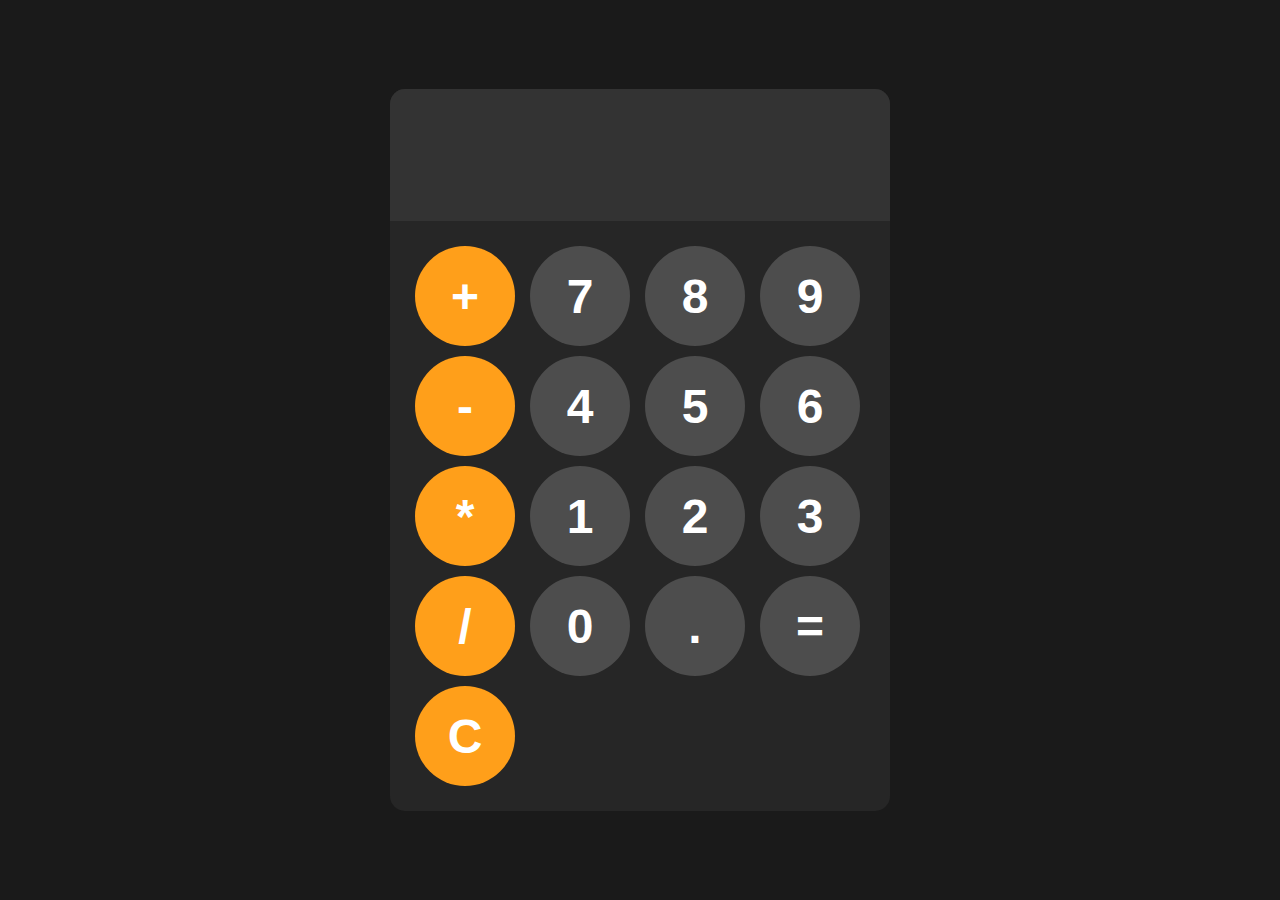
<file: week-1/calculator-app/index.html>
<!DOCTYPE html>
<html lang="en">
<head>
    <meta charset="UTF-8">
    <meta name="viewport" content="width=device-width, initial-scale=1.0">
    <title>Calculator</title>
    <link rel="stylesheet" href="style.css">
</head>
<body>
    <div id="calculator">
        <input id="display" type="text">
        <div id="keys">
            <button onclick="appendToDisplay('+')" class="operator-btn">+</button>
            <button onclick="appendToDisplay('7')">7</button>
            <button onclick="appendToDisplay('8')">8</button>
            <button onclick="appendToDisplay('9')">9</button>
            <button onclick="appendToDisplay('-')" class="operator-btn">-</button>
            <button onclick="appendToDisplay('4')">4</button>
            <button onclick="appendToDisplay('5')">5</button>
            <button onclick="appendToDisplay('6')">6</button>
            <button onclick="appendToDisplay('*')" class="operator-btn">*</button>
            <button onclick="appendToDisplay('1')">1</button>
            <button onclick="appendToDisplay('2')">2</button>
            <button onclick="appendToDisplay('3')">3</button>
            <button onclick="appendToDisplay('/')" class="operator-btn">/</button>
            <button onclick="appendToDisplay('0')">0</button>
            <button onclick="appendToDisplay('.')">.</button>
            <button onclick="calculate()">=</button>
            <button onclick="clearDisplay()" class="operator-btn">C</button>
        </div>
    </div>

    <script src="index.js"></script>
</body>
</html>
</file>
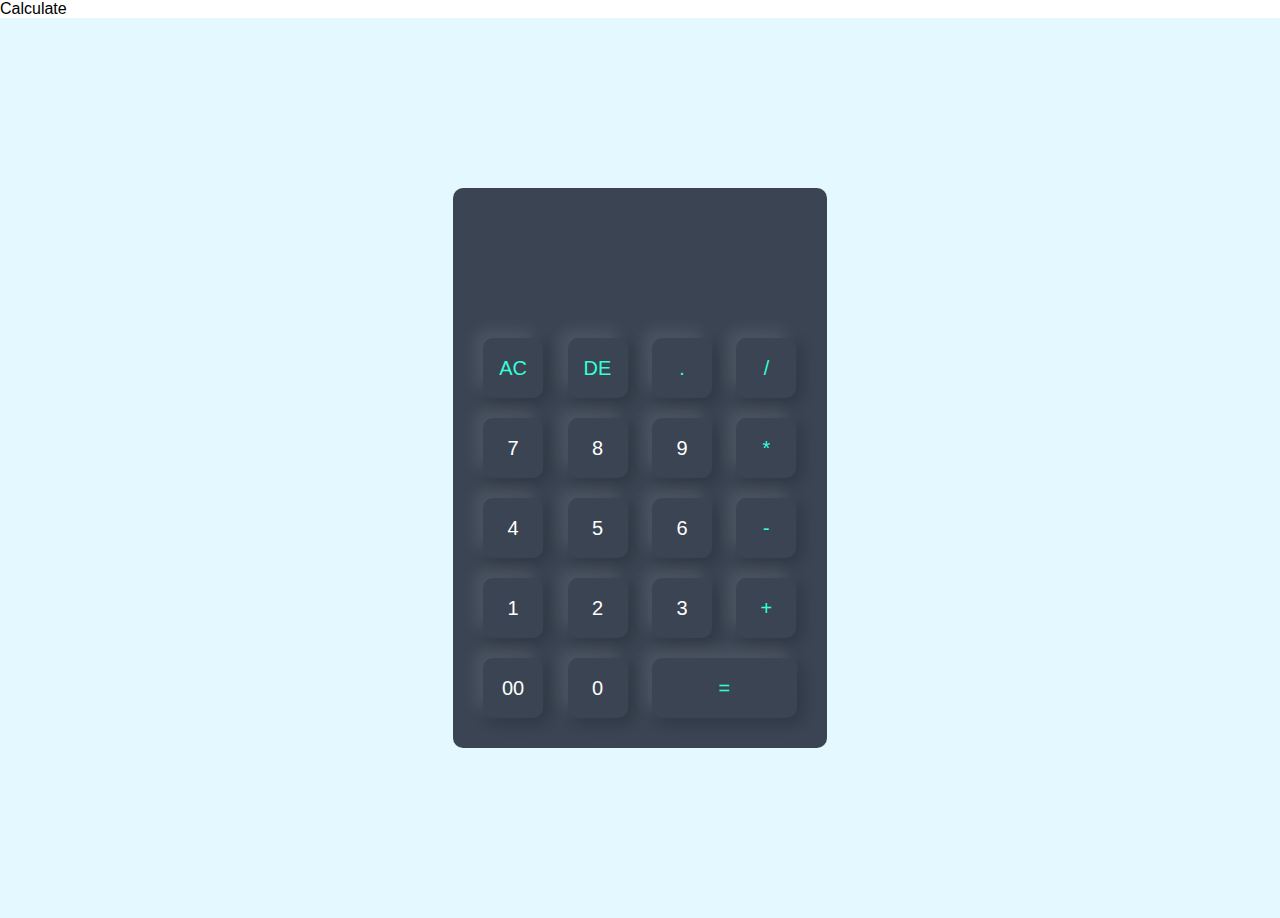
<file: week-1/calculator-app1/index.html>
<!DOCTYPE html>
<html lang="en">
<head>
    <meta charset="UTF-8">
    <meta name="viewport" content="width=device-width, initial-scale=1.0">
    <link rel="stylesheet" href="style.css"
    <title>Calculate</title>
</head>
<body>
    <div class="container">
        <div class="calculator">
            <form action="">
                <div class="display">
                    <input type="text" name="display">
                </div>
                <div>
                    <input type="button" value="AC" onclick="display.value += '' " class="operator">
                    <input type="button" value="DE" onclick="display.value += display.value.toString().slice(0, -1) " class="operator">
                    <input type="button" value="." onclick="display.value += '.' " class="operator">
                    <input type="button" value="/" onclick="display.value += '/' " class="operator">
                </div>
                <div>
                    <input type="button" value="7" onclick="display.value += '7' ">
                    <input type="button" value="8" onclick="display.value += '8' ">
                    <input type="button" value="9" onclick="display.value += '9' ">
                    <input type="button" value="*" onclick="display.value += '*' " class="operator">
                </div>
                <div>
                    <input type="button" value="4" onclick="display.value += '4' ">
                    <input type="button" value="5" onclick="display.value += '5' ">
                    <input type="button" value="6" onclick="display.value += '6' ">
                    <input type="button" value="-" onclick="display.value += '-' " class="operator">
                </div>
                <div>
                    <input type="button" value="1" onclick="display.value += '1' ">
                    <input type="button" value="2" onclick="display.value += '2' ">
                    <input type="button" value="3" onclick="display.value += '3' ">
                    <input type="button" value="+" onclick="display.value += '+' " class="operator">
                </div>
                <div>
                    <input type="button" value="00" onclick="display.value += '00' ">
                    <input type="button" value="0" onclick="display.value += '0' ">
                    <input type="button" value="=" class="operator equal" onclick="display.value = eval(display.value) ">
                </div>
            </form>
        </div>
    </div>
</body>
</html>
</file>
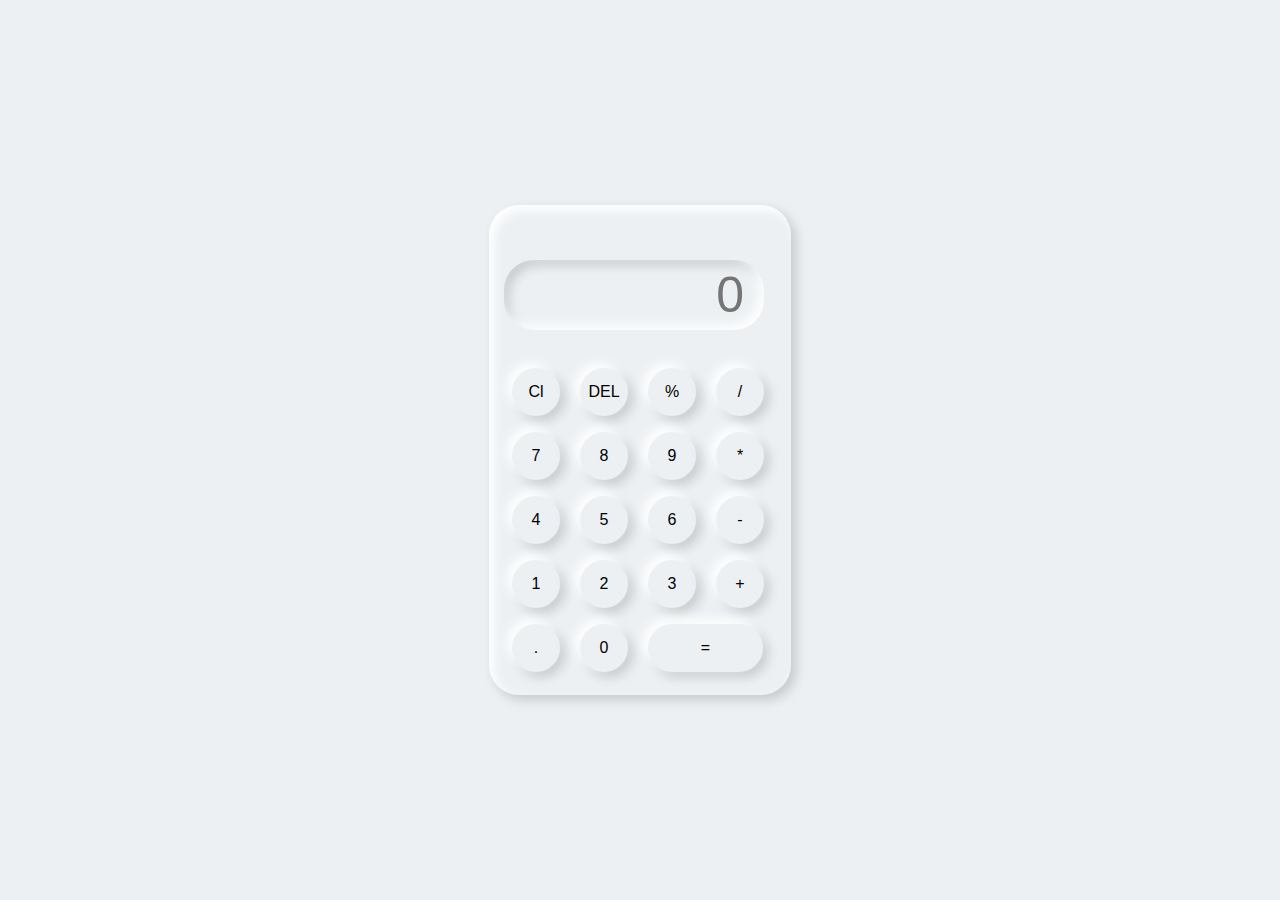
<file: week-1/calculator-app2/index.html>
<!DOCTYPE html>
<html lang="en">
	<head>
		<meta charset="UTF-8" />
		<meta name="viewport" content="width=device-width, initial-scale=1.0" />
		<link rel="stylesheet" href="style.css" />
		<title>Calculator App</title>
	</head>
	<body>
		<div class="container">
			<div class="calculator">
				<input type="text" placeholder="0" id="output-screen" />
				<button onclick="clearScreen()">Cl</button>
				<button onclick="del()">DEL</button>
				<button onclick="display('%')">%</button>
				<button onclick="display('/')">/</button>
				<button onclick="display('7')">7</button>
				<button onclick="display('8')">8</button>
				<button onclick="display('9')">9</button>
				<button onclick="display('*')">*</button>
				<button onclick="display('4')">4</button>
				<button onclick="display('5')">5</button>
				<button onclick="display('6')">6</button>
				<button onclick="display('-')">-</button>
				<button onclick="display('1')">1</button>
				<button onclick="display('2')">2</button>
				<button onclick="display('3')">3</button>
				<button onclick="display('+')">+</button>
				<button onclick="display('.')">.</button>
				<button onclick="display('0')">0</button>
				<button onclick="calculate('=')" class="equal">=</button>
			</div>
		</div>

		<script src="script.js"></script>
	</body>
</html>
</file>
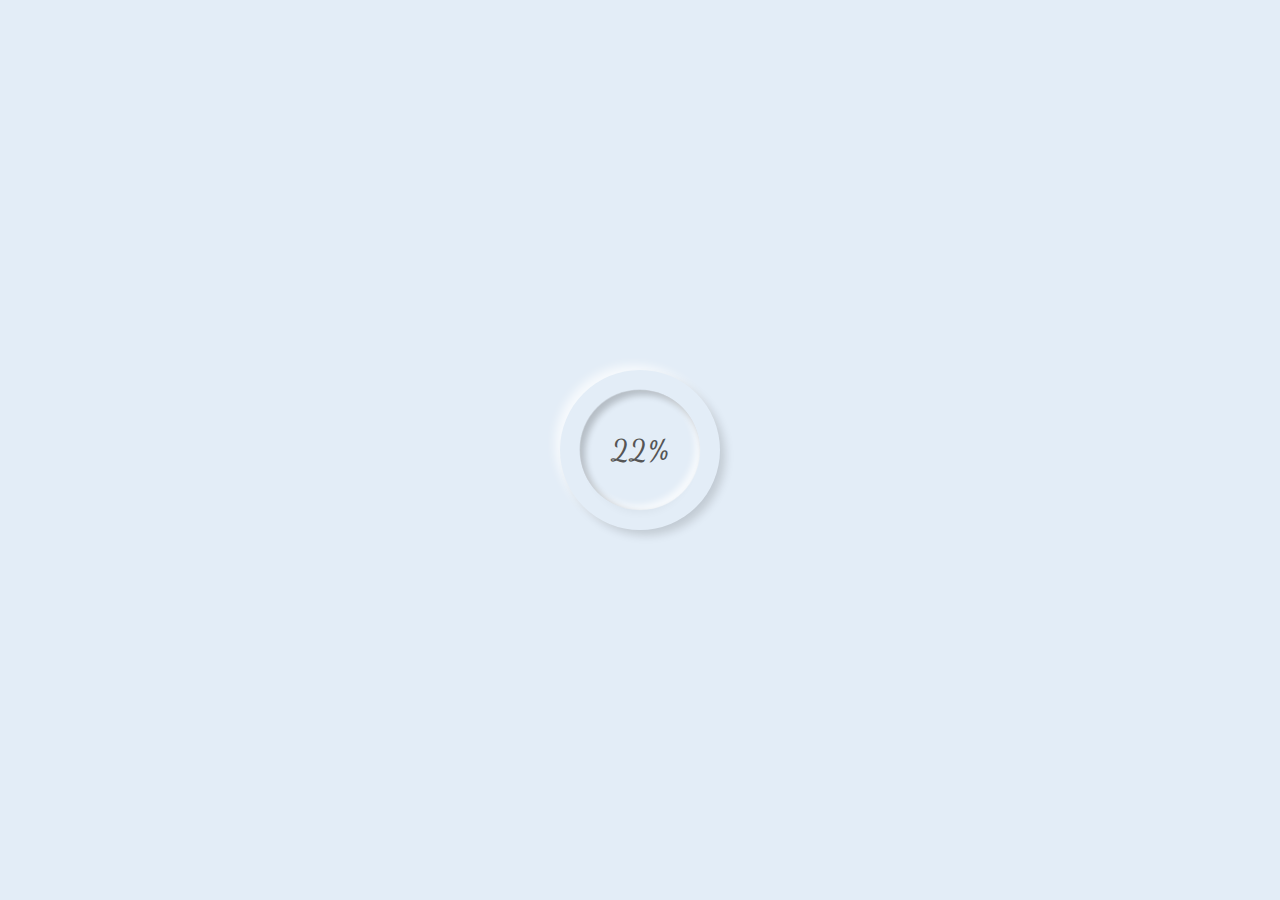
<file: week-1/circular-progress-bar/index.html>
<!DOCTYPE html>
<html lang="en">
	<head>
		<meta charset="UTF-8" />
		<meta name="viewport" content="width=device-width, initial-scale=1.0" />
        <link rel="preconnect" href="https://fonts.googleapis.com">
<link rel="preconnect" href="https://fonts.gstatic.com" crossorigin>
<link href="https://fonts.googleapis.com/css2?family=Dancing+Script:wght@400..700&family=Inter:ital,opsz,wght@0,14..32,100..900;1,14..32,100..900&family=Mulish:ital,wght@0,200..1000;1,200..1000&display=swap" rel="stylesheet">
		<link rel="stylesheet" href="style.css" />
		<title>Circular progress bar</title>
	</head>
	<body>
		<div class="skill">
			<div class="outer">
                <div class="inner">
                    <div id="number">
                    </div>
                </div>
            </div>
            <svg xmlns="http://www.w3.org/2000/svg" width="160" height="160">
                <defs>
                  <linearGradient id="gradientColor">
                    <stop offset="0%" stop-color="#da22ff" />
                    <stop offset="100%" stop-color="#9733ee" />
                  </linearGradient>
                </defs>
                <circle cx="80" cy="80" r="70" stroke-linecap="round" />
              </svg>
            </div>
            
		</div>

		<script src="script.js"></script>
	</body>
</html>
</file>
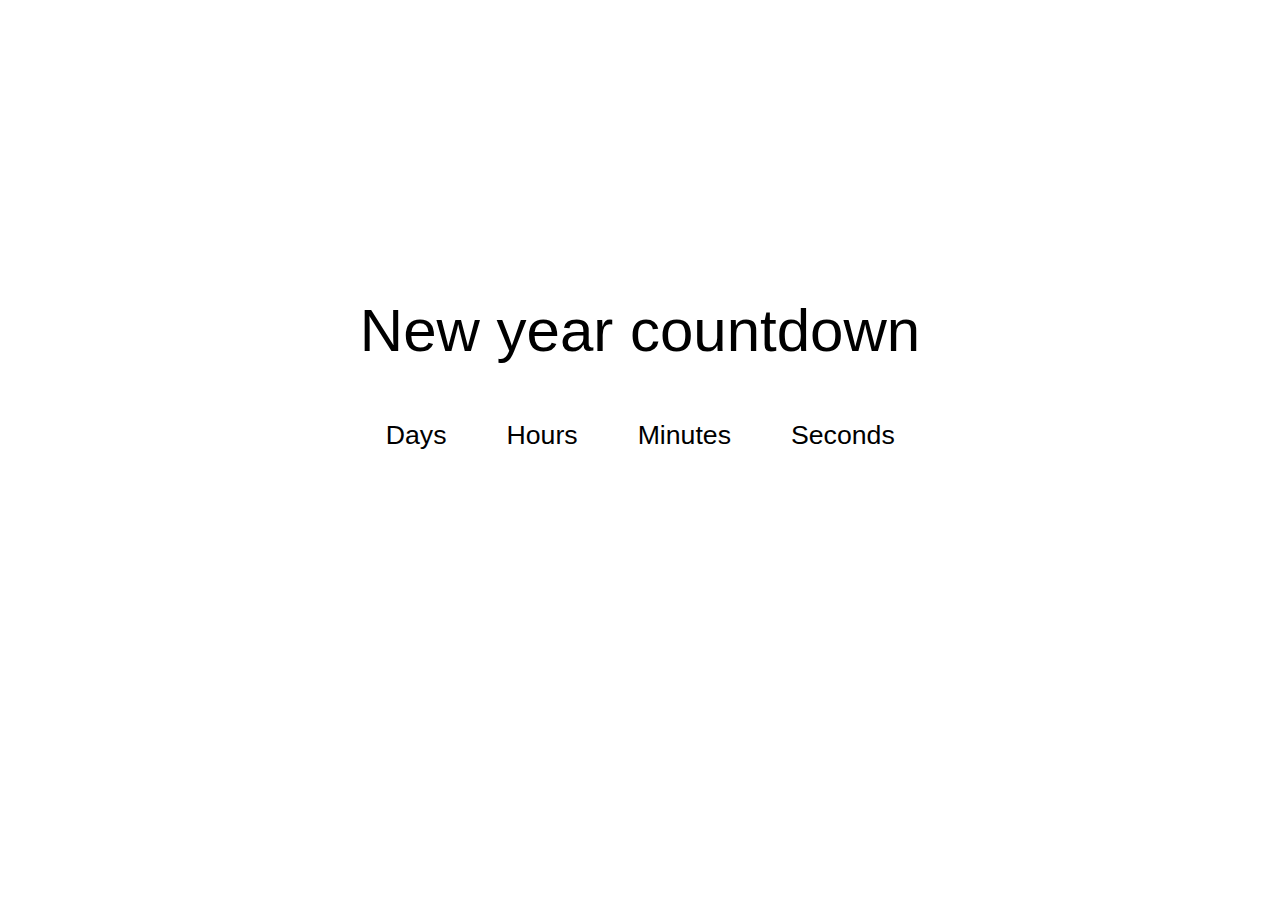
<file: week-1/countdown-timer/index.html>
<!DOCTYPE html>
<html lang="en">
	<head>
		<meta charset="UTF-8" />
		<meta name="viewport" content="width=device-width, initial-scale=1.0" />
		<link rel="stylesheet" href="style.css" />
		<title>Countdown Timer</title>
	</head>
	<body>
		<h1>New year countdown</h1>
		<div class="countdown" id="countdown">
			<div class="time">
				<h2 id="days"></h2>
				<small>Days</small>
			</div>
			<div class="time">
				<h2 id="hours"></h2>
				<small>Hours</small>
			</div>
			<div class="time">
				<h2 id="minutes"></h2>
				<small>Minutes</small>
			</div>
			<div class="time">
				<h2 id="seconds"></h2>
				<small>Seconds</small>
			</div>
		</div>

		<script src="script.js"></script>
	</body>
</html>
</file>
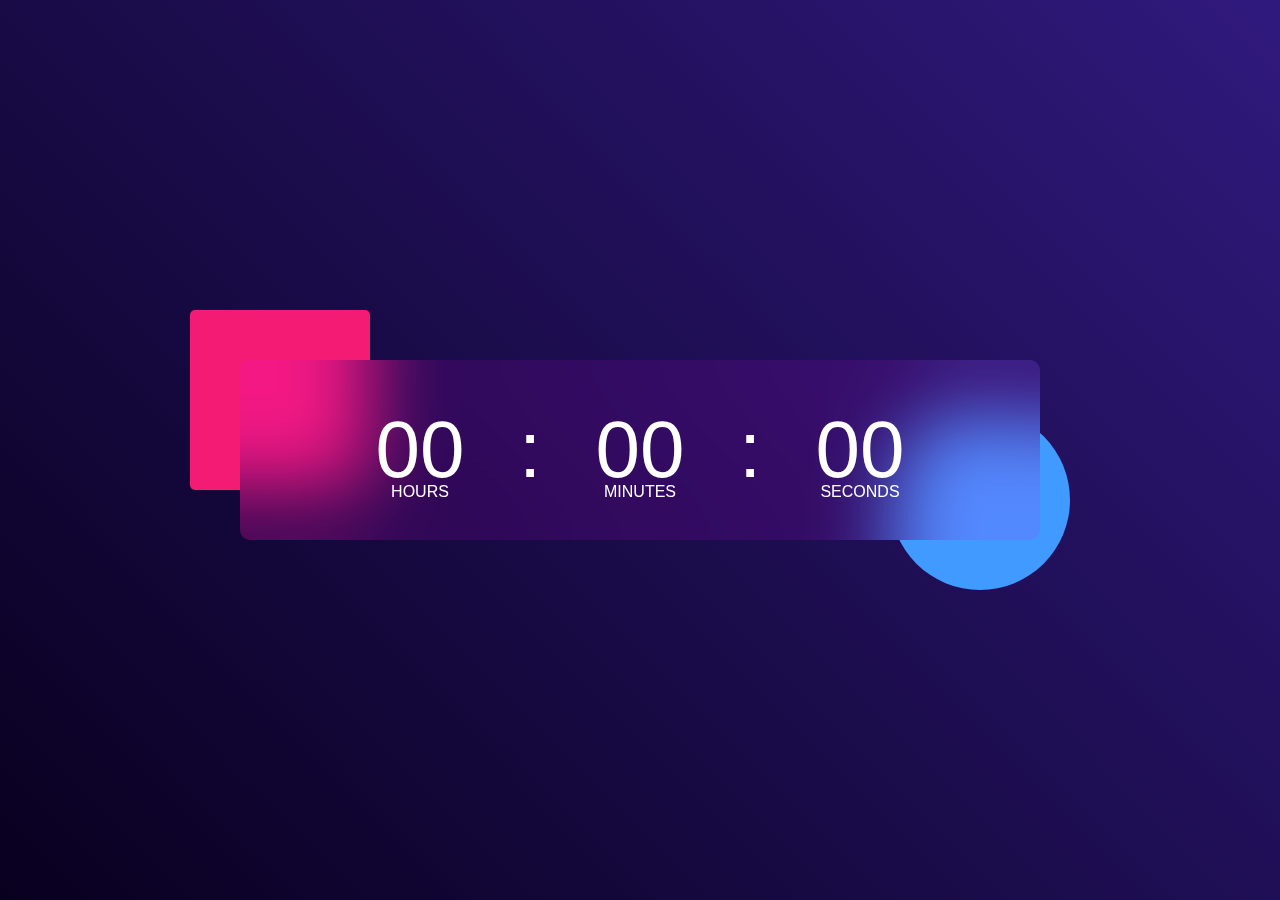
<file: week-1/digital-clock/index.html>
<!DOCTYPE html>
<html lang="en">
<head>
    <meta charset="UTF-8">
    <meta name="viewport" content="width=device-width, initial-scale=1.0">
    <link rel="stylesheet" href="index.css">
    <title>Digital-clock</title>
</head>
<body>
    <div class="hero">
        <div class="container">
            <div class="clock">
                <span id="hrs">00</span>
                <span>:</span>
                <span id="min">00</span>
                <span>:</span>
                <span id="sec">00</span>
            </div>
        </div>
    </div>
    <script src="index.js"></script>
</body>
</html>
</file>
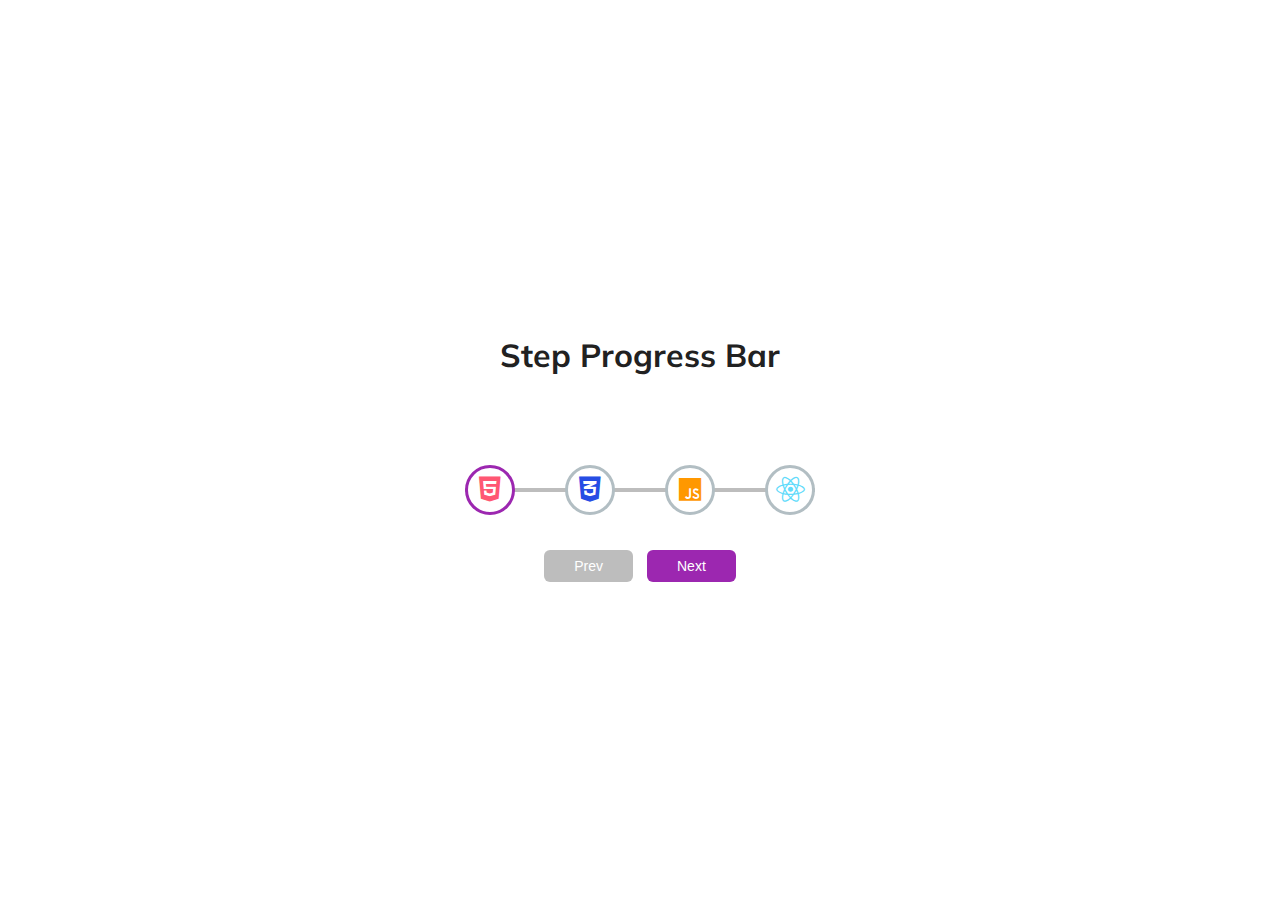
<file: week-1/progress-bar/index.html>
<!DOCTYPE html>
<html lang="en">
	<head>
		<meta charset="UTF-8" />
		<meta name="viewport" content="width=device-width, initial-scale=1.0" />
		<link
			rel="stylesheet"
			href="https://cdnjs.cloudflare.com/ajax/libs/font-awesome/6.7.2/css/all.min.css"
			integrity="sha512-Evv84Mr4kqVGRNSgIGL/F/aIDqQb7xQ2vcrdIwxfjThSH8CSR7PBEakCr51Ck+w+/U6swU2Im1vVX0SVk9ABhg=="
			crossorigin="anonymous"
			referrerpolicy="no-referrer"
		/>
		<link rel="stylesheet" href="style.css" />
		<link rel="preconnect" href="https://fonts.googleapis.com" />
		<link rel="preconnect" href="https://fonts.gstatic.com" crossorigin />
		<link
			href="https://fonts.googleapis.com/css2?family=Inter:ital,opsz,wght@0,14..32,100..900;1,14..32,100..900&family=Mulish:ital,wght@0,200..1000;1,200..1000&display=swap"
			rel="stylesheet"
		/>
		<title>Progress Bar</title>
	</head>
	<body>
		<div class="container">
			<h1>Step Progress Bar</h1>
			<div class="progress-container">
				<div class="progress" id="progress"></div>
				<div class="circle active"><i class="fab fa-html5"></i></div>
				<div class="circle"><i class="fab fa-css3-alt"></i></div>
				<div class="circle"><i class="fab fa-js"></i></div>
				<div class="circle"><i class="fab fa-react"></i></div>
			</div>
			<button class="btn" id="prev" disabled>Prev</button>
			<button class="btn" id="next">Next</button>
		</div>

		<script src="script.js"></script>
	</body>
</html>
</file>
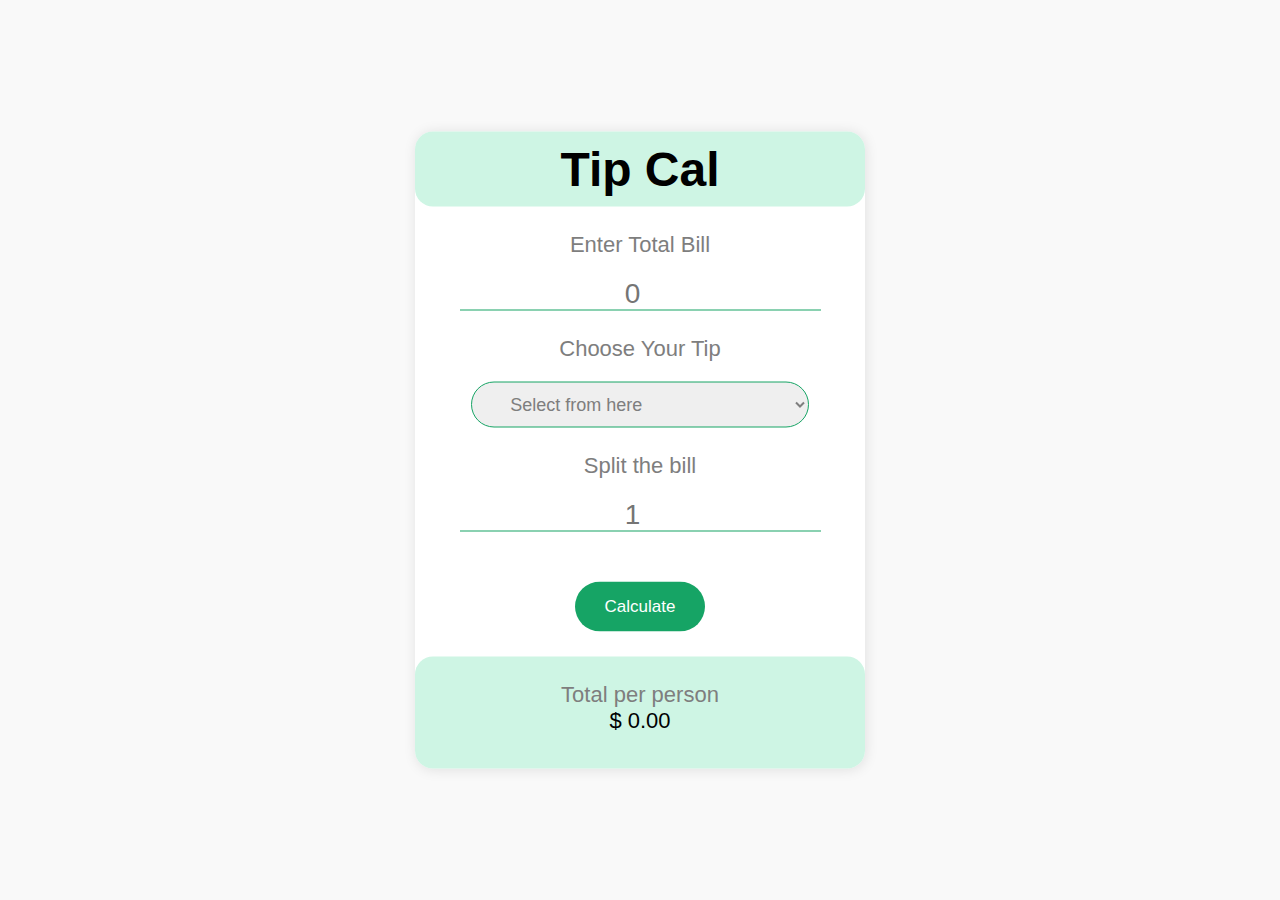
<file: week-1/split-calculator/index.html>
<!DOCTYPE html>
<html lang="en">
<head>
  <meta charset="UTF-8" />
  <meta name="viewport" content="width=device-width, initial-scale=1.0" />
  <link rel="stylesheet" href="style.css" />
  <title>Split Calculator</title>
</head>
<body>
  <div class="container">
    <h1>Tip Cal</h1>

    <div class="control">
      <p>Enter Total Bill</p>
      <input type="number" id="total-bill" placeholder="0" min="0" step="0.01" />
    </div>

    <div class="control">
      <p>Choose Your Tip</p>
      <select id="tip-percent">
        <option value="" disabled selected>Select from here</option>
        <option value="0.10">10%</option>
        <option value="0.15">15%</option>
        <option value="0.20">20%</option>
        <option value="0.25">25%</option>
      </select>
    </div>

    <div class="control">
      <p>Split the bill</p>
      <input type="number" id="split" placeholder="1" min="1" step="1" />
    </div>

    <button id="calculate">Calculate</button>

    <div class="total-tip">
      <p>Total per person</p>
      $ <span id="tip">0.00</span>
    </div>
  </div>

  <script>
    const calculateBtn = document.getElementById('calculate');

    calculateBtn.addEventListener('click', () => {
      // Grab and convert values
      const totalBill = parseFloat(document.getElementById('total-bill').value);
      const tipPercent = parseFloat(document.getElementById('tip-percent').value);
      const split = parseInt(document.getElementById('split').value, 10);

      // Basic validation
      if (isNaN(totalBill) || isNaN(tipPercent) || isNaN(split) || split <= 0) {
        alert('Please enter valid numbers for bill, tip %, and split.');
        return; // stop execution if invalid
      }

      // Compute per-person amount
      const tipAmount   = totalBill * tipPercent;     // total tip
      const grandTotal  = totalBill + tipAmount;      // bill + tip
      const perPerson   = grandTotal / split;

      // Show two decimals
      document.getElementById('tip').textContent = perPerson.toFixed(2);
    });
  </script>
</body>
</html>
</file>
<file: week-1/calculator-app/style.css>
body{
    margin: 0;
    display: flex;
    justify-content: center;
    align-items: center;
    height: 100vh;
    background-color: hsl(0, 0%, 10%);
}
#calculator{
    font-family: Arial, sans-serif;
    background-color: hsl(0, 0%, 15%);
    border-radius: 15px;
    max-width: 500px;
    overflow: hidden;
}
#display{
    width: 100%;
    padding: 20px;
    font-size: 5rem;
    text-align: left;
    border: none;
    background-color: hsl(0, 0%, 20%);
    color: white;
}
#keys{
    display: grid;
    grid-template-columns: repeat(4, 1fr);
    gap: 10px;
    padding: 25px;

}
button{
    width: 100px;
    height: 100px;
    border-radius: 50px;
    border: none;
    background-color: hsl(0, 0%, 30%);
    color: white;
    font-size: 3rem;
    font-weight: bold;
    cursor: pointer;
}
button:hover{
    background-color: hsl(0, 0%, 40%);
}
button:active{
    background-color: hsl(0, 0%, 50%);
}
.operator-btn{
    background-color: hsl(35, 100%, 55%);
}
.operator-btn:hover{
    background-color: hsl(35, 100%, 65%);
}
.operator-btn:active{
    background-color: hsl(35, 100%, 75%);
}
</file>
<file: week-1/calculator-app1/style.css>
*{
    margin: 0;
    padding: 0;
    box-sizing: border-box;
    font-family: "poppins", sans-serif;
}
.container{
    width: 100%;
    height: 100vh;
    background-color: #e3f9ff;
    display: flex;
    align-items: center;
    justify-content: center;
}
.calculator{
    background-color: #3a4452;
    padding: 20px;
    border-radius: 10px;
}
.calculator form input{
    border: 0;
    outline: 0;
    width: 60px;
    height: 60px;
    border-radius: 10px;
    box-shadow: -8px -8px 15px rgba(255, 255, 255, 0.1), 5px 5px 15px rgba(0, 0, 0, 0.2);
    background: transparent;
    font-size: 20px;
    color: #fff;
    cursor: pointer;
    margin: 10px;
}

form .display{
    display: flex;
    justify-content: flex-end;
    margin: 20px 0;
}
form .display input{
    text-align: right;
    flex: 1;
    font-size: 45px;
    box-shadow: none;
}
form input.equal{
    width: 145px;
}
form input.operator{
    color: #33ffd8;
}
</file>
<file: week-1/calculator-app2/style.css>
*{
    margin: 0;
    padding: 0;
    box-sizing: border-box;
    background-color: #ecf0f3;
    font-family:'Gill Sans', 'Gill Sans MT', Calibri, 'Trebuchet MS', sans-serif;
    outline: none;
}
.container{
    height: 100vh;
    display: flex;
    justify-content: center;
    align-items: center;
}
.calculator{
    background-color: #ecf0f3;
    padding: 15px;
    border-radius: 30px;
    box-shadow: inset 5px 5px 12px #fff,
                      5px 5px 12px rgba( 0, 0, 0, 0.16);
    display: grid;
    grid-template-columns: repeat(4, 68px);
}
input{
    grid-column: span 4;
    height: 70px;
    width: 260px;
    background-color: #ecf0f3;
    box-shadow: inset -5px -5px 12px #fff,
                inset  5px 5px 12px rgba(0, 0, 0, 0.16);
    border: none;
    border-radius: 30px;
    color: rgb(70, 70, 70);
    font-size: 50px;
    text-align: right;
    margin-top: 40px;
    margin-bottom: 30px;
    padding: 20px;
}
button{
    height: 48px;
    width: 48px;
    background-color: #ecf0f3;
    box-shadow: -5px -5px 12px #fff,
                5px 5px 12px rgba(0, 0, 0, 0.16);
    border: none;
    border-radius: 50%;
    margin: 8px;
    font-size: 16px;   
}
.equal{
    width: 115px;
    border-radius: 40px;
    background-color: #ecf0f3;
        box-shadow: -5px -5px 12px #fff,
                     5px 5px 12px rgba(0, 0, 0, 0.16);
}
</file>
<file: week-1/circular-progress-bar/style.css>
*{
    margin: 0;
    padding: 0;
    box-sizing: border-box;
}
body{
    background-color: #e3edf7;
    height: 100vh;
    display: flex;
    align-items: center;
    justify-content: center;
    font-family: "Dancing Script";
}
.skill{
    width: 160px;
    height: 160px;
    /* background-color: orangered; */
    position: relative;
}
.outer{
    height: 160px;
    width: 160px;
    padding: 20px;
    box-shadow: 6px 6px 10px -1px rgba(0, 0, 0, 0.15),
                -6px -6px 10px -1px rgba(255, 255, 255, 0.7);
    border-radius: 50%; 
}
.inner{
    height: 120px;
    width: 120px;
    box-shadow: inset 4px 4px 6px 01px rgba(0, 0, 0, 0.2), inset            -4px -4px 6px 1px rgba(255, 255, 255, 0.7),
                     -0.5px -0.5px 0px rgba(0, 0, 0, 0.1),
                      0.5px 0.5px 0px rgba(255, 255, 255, 0.15),
                      0px 12px 10px -10px rgba(0, 0, 0, 0.05);
    border-radius: 50%;
    display: flex;
    align-items: center;
    justify-content: center;
}
#number{
    font-weight: 600;
    color: #555;
    font-size: 30px;
}
/* --- shared styles stay as‑is … --- */

circle {
    fill: none;
    stroke: url(#gradientColor);
    stroke-width: 20px;

    /* progress‑bar magic */
    stroke-dasharray: 440;
    /* ≈ circumference of r = 70 (2πr) */
    stroke-dashoffset: 440;
    /* start hidden */
    animation: progress 2s linear forwards;

    /* start at 12 o’clock instead of 3 o’clock (optional) */
    transform: rotate(-90deg);
    transform-origin: 50% 50%;
}

@keyframes progress {
    to {
        stroke-dashoffset: 157.5;
        /* 65 % of 440 revealed */
    }
}
svg{
    position: absolute;
    top: 0;
    left: 0;
    stroke-width: 20px;
    stroke-dasharray: 450;
    stroke-dashoffset: 450;
    animation: anim 2s linear forwards
}
</file>
<file: week-1/countdown-timer/style.css>
*{
    margin: 0;
    padding: 0;
    box-sizing: border-box;
}
body{
    background-image: url("https://images.pexels.com/photos/19196730/pexels-photo-19196730.jpeg");
    background-repeat: no-repeat;
    background-size: cover;
    background-position: center;
    height: 100vh;
    font-family: poppins, sans-serif;
    display: flex;
    flex-direction: column;
    align-items: center;
    justify-content: center;
    text-align: center;
    overflow: hidden;
}
h1{
    font-weight: normal;
    font-size: 60px;
    margin: -150px 0 40px
}
.countdown{
    display: flex;
    transform: scale(2);
}
.time{
    display: flex;
    flex-direction: column;
    align-items: center;
    justify-content: center;
    margin: 15px;
}
h2{
    font-weight: bold;
    font-size: 36px;
    line-height: 1;
    margin: 0 0 5px;
}
@media(max-width:500px){
h1{
    font-size: 45px;
}
.time{
    margin: 5px;
}
.time h2{
    font-size: 12px;
}
.time small{
    font-size: 10px;
}
}
</file>
<file: week-1/digital-clock/index.css>
*{
    margin: 0;
    padding: 0;
    box-sizing: border-box;
    font-family:'Trebuchet MS', 'Lucida Sans Unicode', 'Lucida Grande', 'Lucida Sans', Arial, sans-serif
}
.hero{
    width: 100%;
    min-height: 100vh;
    background: linear-gradient(45deg, #08001f, #30197d);
    color: #fff;
    position: relative;
}
.container{
    width: 800px;
    height: 180px;
    position: absolute;
    top: 50%;
    left: 50%;
    transform: translate(-50%, -50%);
}
.clock{
    width: 100%;
    height: 100%;
    background: rgba(235, 0, 255, 0.11) !important;
    border-radius: 10px;
    display: flex;
    align-items: center;
    justify-content: center;
    backdrop-filter: blur(40px);
}
.container::before{
    content: '';
    width: 180px;
    height:180px;
    background: #f41b75;
    border-radius: 5px;
    position: absolute;
    left: -50px;
    top: -50px;
    z-index: -1
}
.container::after {
    content: '';
    width: 180px;
    height: 180px;
    background: #419aff;
    border-radius: 50%;
    position: absolute;
    right: -30px;
    bottom: -50px;
    z-index: -1
}
.clock span{
    font-size: 80px;
    width: 110px;
    display: inline-block;
    text-align: center;
    position: relative;
}
.clock span::after{
    font-size: 16px;
    position: absolute;
    bottom: -5px;
    left: 50%;
    transform: translate(-50%);
}
#hrs::after{
    content: 'HOURS';
}
#min::after{
    content: 'MINUTES'
}
#sec::after{
    content: 'SECONDS';
}
</file>
<file: week-1/progress-bar/style.css>
:root{
    --line-border-fill: #9c27b0;
    --line-border-empty: #bdbdbd;
}
*{
    box-sizing: border-box;
}
body{
    background-color: #fff;
    font-family: "Mulish", sans-serif;
    display: flex;
    align-items: center;
    justify-content: center;
    height: 100vh;
    overflow: hidden;
    margin: 0;
}
h1{
    color: #212121;
    margin-bottom: 90px;
}
.fa-html5{
    font-size: 1.8rem;
    color: #ff5773;
}
.fa-css3-alt{
    font-size: 1.8rem;
    color: #264de4;
}
.fa-js{
    font-size: 1.6rem;
    color: #ff9800;
}
.fa-react{
    font-size: 1.8rem;
    color: #61dbfb;
}
.container{
    text-align: center;
}
.progress-container{
    display: flex;
    justify-content: space-between;
    position: relative;
    margin-bottom: 30px;
    max-width: 100%;
    width: 350px;
}
.progress-container::before {
    content: "";
    background-color: var(--line-border-empty);
    position: absolute;
    top: 50%;
    left: 0;
    transform: translateY(-50%);
    height: 4px;
    width: 100%;
    z-index: -1;
    transition: 0.4s ease;
}
.progress{
    background-color: var(--line-border-fill);
    position: absolute;
    top:50%;
    left: 0;
    transform: translateY(-50%);
    height: 4px;
    width: 0%;
    z-index: -1;
    transition: 0.4s ease;
}
.circle{
    background-color: #fff;
    color:#999;
    border-radius: 50px;
    height: 50px;
    width: 50px;
    border: 3px solid #b2bec3;
    display: flex;
    align-items: center;
    justify-content: center;
    transition: 0.4s ease;
}
.circle.active{
    border-color: var(--line-border-fill);
}
.btn{
    background-color: var(--line-border-fill);
    color: #fff;
    border-radius: 6px;
    border: 0;
    cursor: pointer;
    font-size: inherit;
    padding: 8px 30px;
    margin: 5px;
    font-size: 14px;
}
.btn:focus{
    outline: 0;;
}
.btn:active{
    transform: scale(0.97);
}
.btn:disabled{
    background-color: var(--line-border-empty);
    cursor: not-allowed;
}
</file>
<file: week-1/split-calculator/style.css>
*{
    margin: 0;
    padding: 0;
    box-sizing: border-box;
}
body{
    font-family: 'Redressed', sans-serif;
    height: 100vh;
    background-color: #f9f9f9;
    font-size: 22px;
    position: relative;   
}
.container{
    position: absolute;
    left: 50%;
    top: 50%;
    transform: translate(-50%, -50%);
    width: 450px;
    background-color: white;
    border-radius: 18px;
    text-align: center;
    box-shadow: 1px 1px 13px rgb(0 0 0 / 10%);
}
h1{
    background-color: #cef5e4;
    padding: 10px;
    font-size: 48px;
    border-radius: 18px;
}
p {
    color: #7e7e7e;
}
.control{
    margin: 25px 0;

}
input{
    border: none;
    outline: none;
    text-align: center;
    border-bottom: 1px solid #16a465;
    color: #16a465;
    font-size: 28px;
    margin-top: 20px;
}
select{
    border: none;
    outline: none;
    border: 1px solid #16a465;
    color: #7e7e7e;
    font-size: 18px;
    margin-top: 20px;
    padding: 11px 34px;
    border-radius: 25px;
    width: 75%;
}
button#calculate{
    color: white;
    background-color: #16a465;
    border: 1px solid transparent;
    font-size: 17px;
    border-radius: 25px;
    padding: 14px 29px;
    margin: 25px;
    transition: 0.2s ease;
}
button#calculate:hover{
    color: #16a465;
    border-color: #16a465;
    background: white;
}
.total-tip{
    background-color: #cef5e4;
    border-radius: 18px;
    padding: 25px 0 35px;
}
p.tip{
    color: #009855;
    margin-top: 10px;
}
</file>
